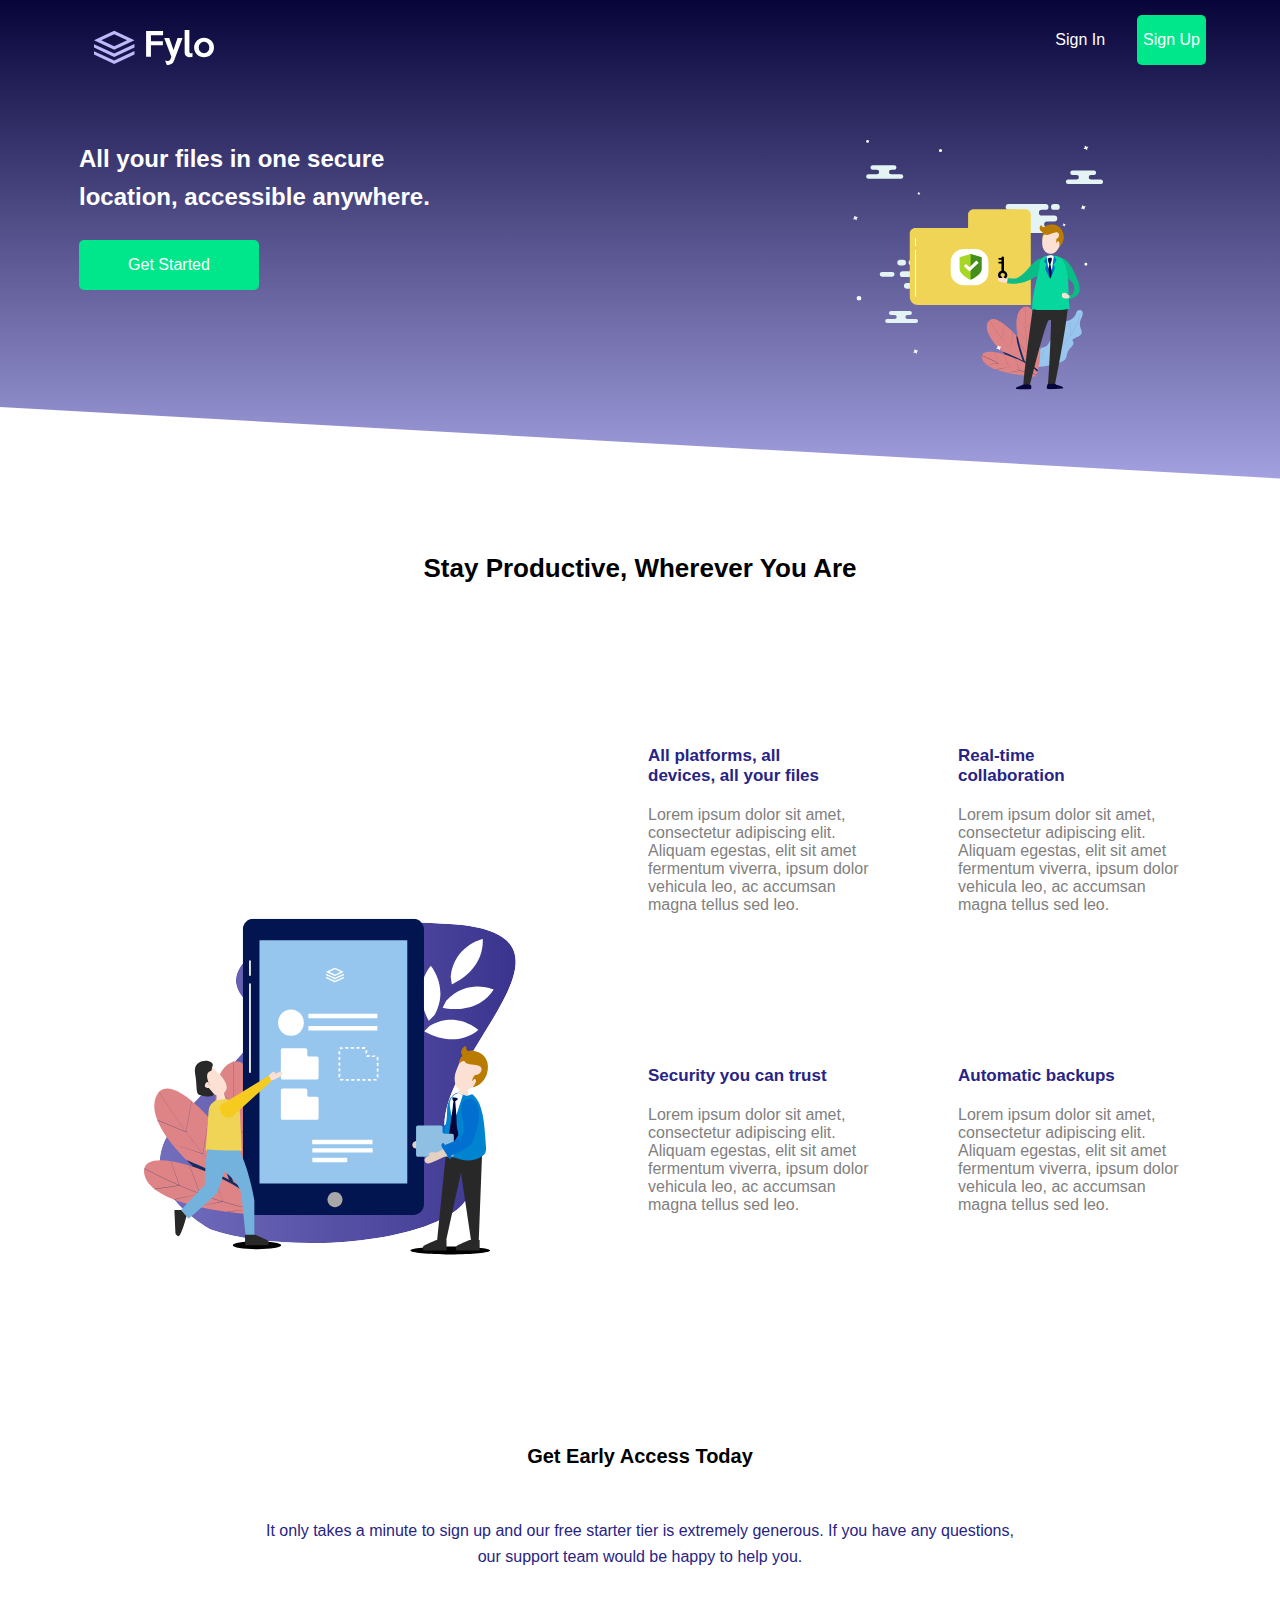
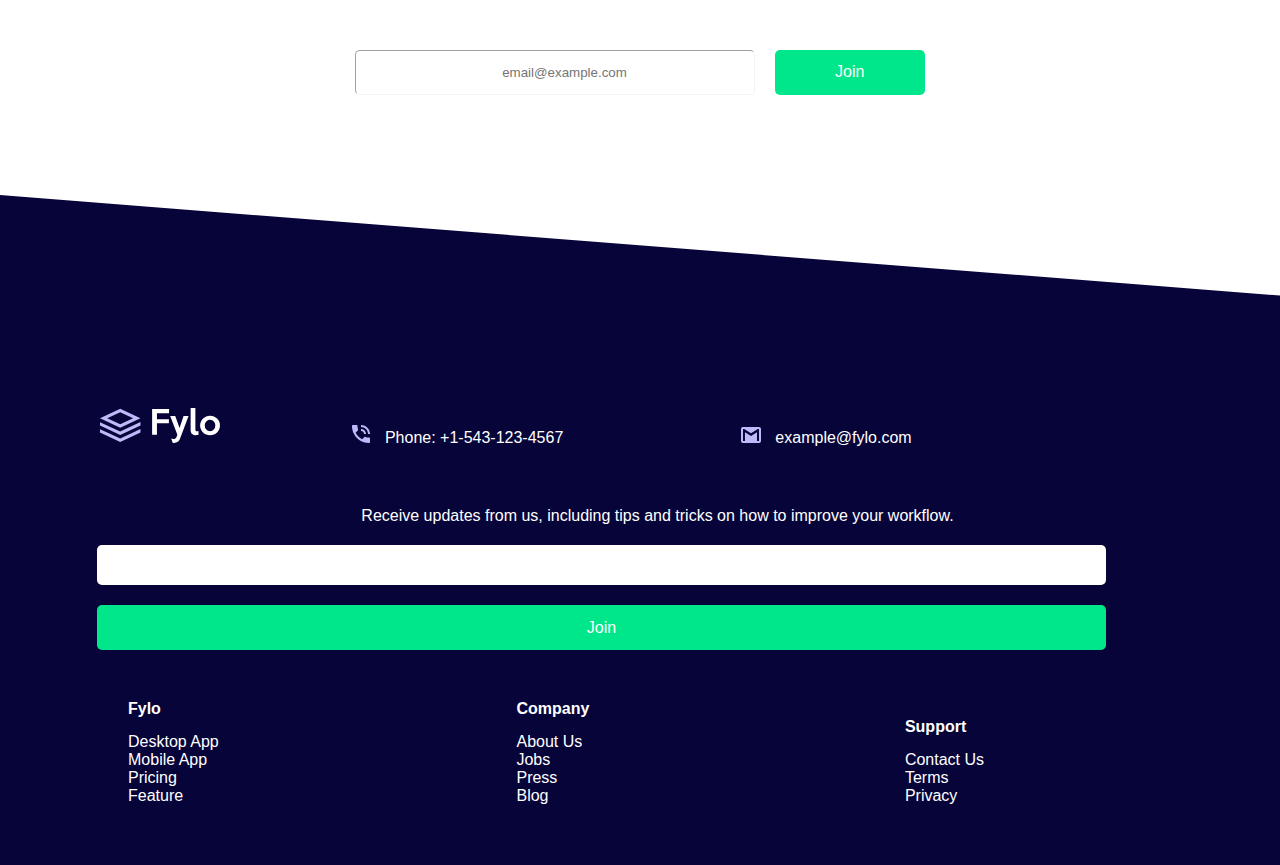
<file: index.html>
<!DOCTYPE html>
<html lang="en">
<head>
  <meta charset="UTF-8">
  <meta name="viewport" content="width=device-width, initial-scale=1.0"> <!-- displays site properly based on user's device -->

  <link rel="icon" type="image/png" sizes="32x32" href="./images/favicon-32x32.png">

  <title>Frontend Mentor | Fylo landing page with features grid section</title>

  <link rel="stylesheet" type="text/css" href="styles.css">
</head>
<body>
  <header>
    <div class="topbar">
      <img class="logo-img" src="images\logo.svg" alt="logo">
      <button class="sign-in-button">Sign In</button>
      <button class="sign-up-button">Sign Up</button>
    </div>
    <div class="toptitle">
      <img class="img-hero" src="images\illustration-hero.svg" alt="hero">
      <h2 class="subtitle">All your files in one secure location, accessible anywhere.</h2>
      <button class="started-button">Get Started</button>
    </div>
  </header>

<main>
<section class="productive-paragraph">
    <h3 class="productive">Stay Productive, Wherever You Are</h3>

    <div class="grid-columns">
    <img class="img-features" src="images\illustration-features.svg" alt="features">

      <div class="platforms">
        <h4 class="title-paragraph">All platforms, all devices, all your files</h4>
        <p class="text">Lorem ipsum dolor sit amet, consectetur adipiscing elit. Aliquam
        egestas, elit sit amet fermentum viverra, ipsum dolor vehicula
        leo, ac accumsan magna tellus sed leo.</p>
      </div>

      <div  class="collaboration">
        <h4 class="title-paragraph">Real-time collaboration</h4>
        <p class="text">Lorem ipsum dolor sit amet, consectetur adipiscing elit. Aliquam
        egestas, elit sit amet fermentum viverra, ipsum dolor vehicula
        leo, ac accumsan magna tellus sed leo.</p>
      </div>

      <div  class="security">
        <h4 class="title-paragraph">Security you can trust</h4>
        <p class="text">Lorem ipsum dolor sit amet, consectetur adipiscing elit. Aliquam
        egestas, elit sit amet fermentum viverra, ipsum dolor vehicula
        leo, ac accumsan magna tellus sed leo.</p>
      </div>

      <div  class="backups">
        <h4 class="title-paragraph">Automatic backups</h4>
        <p class="text">Lorem ipsum dolor sit amet, consectetur adipiscing elit. Aliquam
        egestas, elit sit amet fermentum viverra, ipsum dolor vehicula leo,
        ac accumsan magna tellus sed leo.</p>
    </div>

  </div>
</section>

<section class="early-Access-section">
  <div class="early-Access">

    <h3 class="title-Early-Access">Get Early Access Today</h3>

    <p class="paragraph-Early-Access">It only takes a minute to sign up and our free starter tier is extremely
      generous. If you have any questions, our support team would be happy to
      help you.</p>
    </div>
  <form>
    <div class="placeholder-Button">
      <input class="input-placeholder" type="text" placeholder="     email@example.com">
      <button class="join-Button">Join</button>
    </div>
  </form>
</section>
</main>

<footer>
  <div class="footer">

    <div class="footer-grid">

      <img class="logo-footer" src="images\logo.svg" alt="logo">

      <div class="phone-footer">
        <img class="info-img" src="images\icon-phone.svg" alt="phone">
        <p class="info">Phone: +1-543-123-4567</p>
      </div>

      <div class="email-footer">
        <img class="info-img" src="images\icon-email.svg" alt="email">
        <p class="info">example@fylo.com</p>
      </div>

      <div class="updates-email">
      <p class="updates">Receive updates from us, including tips and tricks on how to improve your workflow.</p>
      <form class="email">
          <input class="input-email" type="email" size="40">
          <button class="join-button-updates">Join</button>
      </form>
      </div>

<div class="row-fylo-footer">
  <p class="bold-white">Fylo</p>
  <ul class="links-fylo">
    <li> <a href=#> Desktop App </a> </li>
    <li> <a href=#>Mobile App</a> </li>
    <li> <a href=#>Pricing</a> </li>
    <li> <a href=#>Feature</a> </li>
  </ul>
</div>

<div class="row-company-footer">
  <p class="bold-white">Company</p>
  <ul class="links-company">
    <li> <a href=#>About Us</a> </li>
    <li> <a href=#>Jobs</a> </li>
    <li> <a href=#>Press</a> </li>
    <li> <a href=#>Blog</a> </li>
  </ul>
</div>

<div class="row-support-footer">
<p class="bold-white">Support</p>
<ul class="links-support">
  <li> <a href=#>Contact Us</a></li>
  <li> <a href=#>Terms</a> </li>
  <li> <a href=#>Privacy</a> </li>
</ul>
</div>



</div>
</div>
</footer>

</body>
</html>
</file>
<file: styles.css>
/*algemene styling*/

* {
  box-sizing: border-box;
  margin: 0;
}

main{
    width: 95%;
    margin: auto;
}

body {
  font-family:'Open Sans', sans-serif;
}
footer{
  font-family:'Open Sans', sans-serif;
}
a {
  color: white;
  text-decoration: none;
}

ul {
  list-style-type: none;
  padding-left: 0;
}

header {
  background-image: linear-gradient(hsl(243, 87%, 12%), hsl(243, 86%, 85%));
  font-family: "Raleway", sans-serif;
  font-weight: 700px;
  height: 780px;
  clip-path: polygon(0 0, 100% 0, 100% 87%, 0 74%);
}
/* Button Styling */

button {
  background-color: #00e68a;
  border: none;
  border-radius: 5px;
  color: white;
  text-align: center;
  font-family:'Open Sans', sans-serif;
  font-size: 16px;
  cursor:pointer;
}


/* Footer */

footer {
  background-color: hsl(243, 87%, 12%);
  clip-path: polygon(0 100%, 0 0%, 100% 15%, 100% 100%);
}
/* Text */

p {
  color: black;
}

h1 {
  color: black;
}

/* Topbar */
.topbar{
display: flex;
width: 90%;
margin: auto;
}

.sign-in-button {
background-color: transparent;
margin-left: auto;
margin-top: 15px;
padding: 15px 32px;
}
.sign-up-button{
margin-top: 15px;
margin-right: 10px;
}

.logo-img{
margin-left: 30px;
margin-top: 30px;
height: 20%;
width: 20%;
max-width: 120px;
}

/* header */

.subtitle {
  text-align: center;
  color: white;
  line-height: 1.6;
}

.toptitle{
  padding-top: 40px;
  width: 90%;
  margin: auto;
}

.started-button{
  margin-top: 40px;
  margin-left: 50px;
  width: 70%;
  height:50px;
  text-align: center;
  padding:15px 32px;
}
.img-hero {
  margin-left: 20px;
  height: auto;
  width: 80%;
}
header {
  height: 1100px;
}
/* Column Section*/

.productive{
  text-align: center;
  font-size: 26px;
  width: 80%;
  margin: auto;
  margin-bottom: 60px;
  line-height: 1.4;
}

.img-features{
  width: 100%;
  display: block;
  padding-top: 30px;
  margin: auto;
  padding-bottom: 80px;
}
.title-paragraph{
  font-size: 17px;
  color: hsl(243, 58%, 33%);
}
.platforms{
  padding-left: 20px;
  padding-bottom: 30px;
}

.collaboration{
  padding-left: 20px;
  padding-bottom: 30px;
}

.security{
  padding-left: 20px;
  padding-bottom: 30px;
}

.backups{
  padding-left: 20px;
  padding-bottom: 30px;
}

.text{
  padding-top: 20px;
  /* width: 300px; */
  color: hsl(0, 0%, 50%);
}

.early-Access-section * {
  text-align: center;
  width: 90%;
  margin: auto;
}

.title-Early-Access{
  font-size: 20px;
  padding-bottom: 40px;
  margin-top: 60px;
}
.paragraph-Early-Access{
  color:  hsl(243, 58%, 33%);
  padding-bottom: 50px;
  line-height: 1.6;
}

.input-placeholder{
  height: 45px;
  border-width: 1px;
  border-color: #F6F2F2;
  border-radius: 5px;
 }
.placeholder-Button{
  text-align: center;
  padding-bottom: 100px;
}
.join-Button{
  margin-top: 30px;
  height: 45px;
}

/* footer Styling*/

.info{
  color: white;
  display: inline-block;
  padding-left: 10px;
}
.footer{
  padding-top: 180px;
}

.logo-footer{
  margin-left:100px;
 }

.phone-footer {
  padding-top: 50px;
  width: 70%;
  margin: auto;
}

.email-footer {
  padding-top: 20px;
  width: 70%;
  margin: auto;
}

.bold-white {
  font-weight: 700;
  color: white;
  padding-bottom: 15px;
  }

.row-fylo-footer,
.row-company-footer,
.row-support-footer {
  margin: auto;
  width: 70%;
  margin-top: 30px;
  padding-bottom: 30px;
}


/* updates Footer Styling*/
.updates {
  /* margin-right: 100px; */
  padding-top: 50px;
  width: 250px;
  margin: auto;
  text-align: center;
  margin-bottom: 15px;
  color: white;
}

.join-button-updates{
  margin-right: 65px;
  margin-top: 10px;
  height: 45px;
}

.input-email{
  padding-top: 30px;
  height: 40px;
  border-radius: 5px;
  border: none;
}

.updates-email{
  padding-left: 35px;
}

.updates-email * {
  width: 90%;
  margin: auto;
  margin-top: 10px;
  margin-bottom: 10px;
}

@media (min-width:800px) {

/* header styling */
header {
  background-image: linear-gradient(hsl(243, 87%, 12%), hsl(243, 86%, 85%));
  font-family: "Raleway", sans-serif;
  font-weight: 700px;
  height: 550px;
  clip-path: polygon(0 0, 100% 0, 100% 87%, 0 74%);
}

/* Header */

.toptitle{
  padding-top: 75px;
  display: grid;
  grid-template-columns: repeat(6, 1fr);
  grid-template-rows: repeat(3, 1fr) ;
  grid-template-areas:
      "s s s . i i"
      "b . . . i i"
      ". . . . i i";
}

.subtitle {
  width: 400px;
  margin-left: 15px;
  grid-area: s;
  text-align: left;
}

.started-button{
  grid-area: b;
  margin-top:-5px;
  margin-bottom: 60px;
  margin-left: 15px;
  width: 180px;
}

.img-hero {
  grid-area: i;
  height: 250px;
  width: 250px;

}


/* early acces section */


.title-Early-Access{
  font-weight: 600px;
  text-align: center;
  padding-bottom: 50px;
  grid-area: t;
}
.paragraph-Early-Access{
  color:  hsl(243, 58%, 33%);
  text-align: center;
  padding-bottom: 50px;
  width: 70%;
  grid-area: p;
}
.input-placeholder{
  height: 45px;
  width: 400px;
  border-width: 1px;
  border-color: #F6F2F2;
  border-radius: 5px;
 }
.placeholder-Button{
  text-align: center;
  padding-bottom: 100px;
}
.join-Button{
  margin-left: 15px;
  height: 45px;
  width: 150px;
}

/* footer section */


.row-fylo-footer,
.row-company-footer,
.row-support-footer {
  width: 30%;
  display: inline-block;
  padding-left: 10%;
  margin-top: 30px;
  margin-bottom: 30px;
}

.phone-footer {
  width: 30%;
  display: inline-block;
  margin-left: 10%;
}

.email-footer {
  width: 30%;
  display: inline-block;
}

}

@media (min-width: 960px) {

  /* Column Section*/

  .productive{
    text-align: center;
    padding-bottom: 100px;
    font-size: 26px;
    grid-area: pr;
  }
  .grid-columns{
    display: grid;
    grid-template-columns:repeat(4, 1fr);
    grid-template-rows: repeat(2, 1fr);
    grid-template-areas:
    "img img p c"
    "img img s b";
  }

  .img-features{
    grid-area:img;
    height: 70%;
    width: auto;
    padding-top: 30px;
    margin-bottom: 50px;
  }

  .platforms{
    padding-right: 50px;
    grid-area: p;
  }
  .collaboration{
    padding-right: 50px;
    grid-area: c;
  }
  .security{
    padding-right: 50px;
    grid-area: s;
  }
  .backups{
    padding-right: 50px;
    grid-area: b;
  }

  .title-paragraph{
    width: 180px;
    color: hsl(243, 58%, 33%);
  }

  .text{
    padding-top: 20px;
    width: 240px;
    height: 180px;
    color: hsl(0, 0%, 50%);
  }

}

@media (min-width: 1400px) {

/* Column Section*/

  .img-features{
    grid-area:img;
    height: 90%;
    width: auto;
    padding-top: 30px;
    margin-left: 175px;
    margin-bottom: 50px;
  }

/* footer Section*/

  .footer-grid{
    height: 425px;
    padding-right: 35px;
    padding-left: 35px;
    grid-gap: 1px 20px;
    text-align: left;
    display: grid;
    grid-template-columns: repeat(5, 1fr);
    grid-template-rows: repeat(3, 1fr);
    grid-template-areas:
      "logo pf pc ps ue"
      "phone lf lc ls ue"
      "email . . .  ue";
  }

  .logo-footer{
    margin-left: 15px;
    grid-area: logo;
    width: 100px;
    height: auto;
  }

  .info-img {
    width: 16px;
    display: inline-block;
  }

  .phone-footer {
    grid-area: phone;
    margin-top: -190px;
    margin-left: 15px;
    width: 240px;
  }

  .email-footer {
    grid-area: email;
    margin-top: -190px;
    margin-left: 15px;
    width: 240px;
  }

  .row-fylo-footer {
    border-left: white 1px solid;
    padding-top: 0px;
    padding-left: 50px;
    width: auto;
    grid-area:pf;
  }

  .links-fylo{
    line-height:2.3;
    grid-area: lf;
    }

  .row-company-footer {
      grid-area:pc;
      padding-left: 50px;
      width: auto;
  }

  .row-support-footer {
      grid-area:ps;
      border-right: white 1px solid;
      padding-right: 50px;
      width: auto;
   }
  .links-company{
    line-height:2.3;
    grid-area:lc;
    }

  .links-support{
    line-height:2.3;
    grid-area:ls;
      }

  /* updates Footer Styling*/

  .join-button-updates{
    grid-area:jb;
    width: 200px;
  }

  .updates {
    width: 320px;
    margin-bottom: 15px;
    grid-area:up;
  }

  .input-email{
    width: 100%;
    height: 30px;
    border-radius: 5px;
    border: none;
    grid-area: ie;
  }

  .updates-email{
    grid-area: ue;
    padding-left: 35px;
  }
}
</file>
